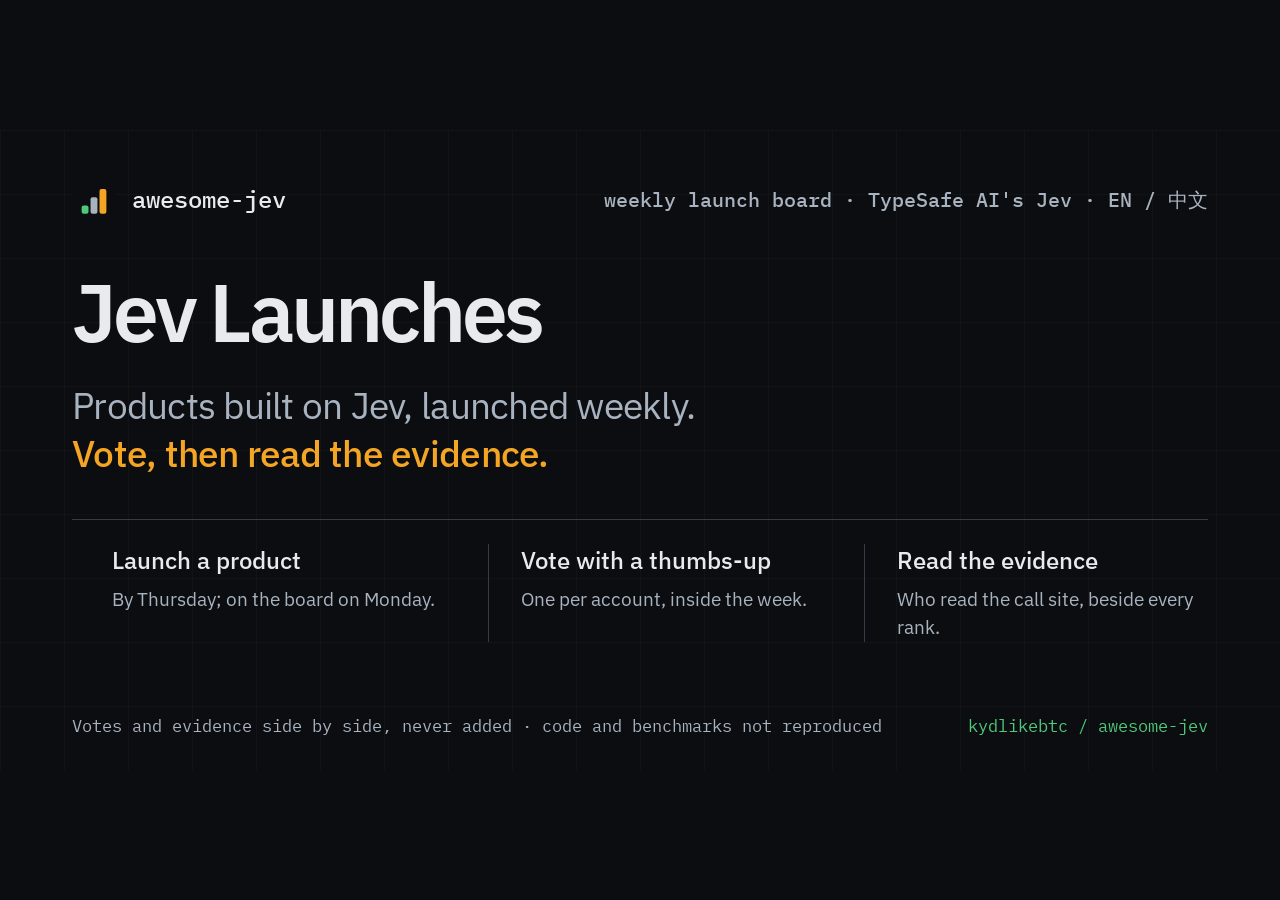
<file: site/card.html>
<!doctype html>
<html lang="en">
  <head>
    <meta charset="utf-8" />
    <meta name="viewport" content="width=1280, initial-scale=1" />
    <meta name="color-scheme" content="dark" />
    <meta name="theme-color" content="#0b0d10" />
    <title>Jev Launches — awesome-jev share card</title>
    <link rel="icon" href="favicon.svg" type="image/svg+xml" />
    <link rel="stylesheet" href="fonts/fonts.css" />
    <!--
      card.html: a durable, count-free preview for manual upload to GitHub.
      card.html?mode=live: the site's og:image, using assembled stats.json.
      Neither mode implies that listed code was run or its results reproduced.
      scripts/render_images.py renders both at 1280 × 640 on each Pages deploy.
    -->
    <style>
      :root {
        --ink: #0b0d10;
        --rule: #333c48;
        --fg: #e8eaed;
        --fg-2: #a9b3c0;
        --amber: #f5a524;
        --signal: #4ec97a;
        /* The brand note says 中文; Chinese comes from a system font, as
           on index.html, which says why. */
        --mono: "IBM Plex Mono", ui-monospace, "PingFang SC", "Hiragino Sans GB",
          "Microsoft YaHei", "Noto Sans CJK SC", "Noto Sans SC", monospace;
        --sans: "IBM Plex Sans", system-ui, "PingFang SC", "Hiragino Sans GB",
          "Microsoft YaHei", "Noto Sans CJK SC", "Noto Sans SC", sans-serif;
      }
      * { box-sizing: border-box; margin: 0; }
      body {
        background: var(--ink);
        display: grid;
        place-items: center;
        min-height: 100vh;
      }
      .card {
        position: relative;
        width: 1280px;
        height: 640px;
        overflow: hidden;
        padding: 48px 72px 36px;
        color: var(--fg);
        font-family: var(--sans);
        background-color: var(--ink);
        background-image:
          linear-gradient(to right, rgba(255, 255, 255, 0.025) 1px, transparent 1px),
          linear-gradient(to bottom, rgba(255, 255, 255, 0.025) 1px, transparent 1px);
        background-size: 64px 64px;
      }
      .brand {
        display: flex;
        align-items: center;
        justify-content: space-between;
        gap: 32px;
        font: 500 24px/1.3 var(--mono);
      }
      .wordmark { display: flex; align-items: center; gap: 16px; }
      .wordmark img { width: 44px; height: 44px; }
      .brand-note { color: var(--fg-2); font-size: 20px; }
      h1 {
        margin-top: 45px;
        font: 600 82px/1.1 var(--sans);
        letter-spacing: -0.045em;
      }
      .intro {
        margin-top: 24px;
        font-size: 37px;
        line-height: 1.3;
        letter-spacing: -0.02em;
        color: var(--fg-2);
      }
      .intro strong { font-weight: 500; color: var(--amber); }
      .evidence {
        display: grid;
        grid-template-columns: repeat(3, 1fr);
        gap: 32px;
        margin-top: 42px;
        padding-top: 24px;
        border-top: 1px solid var(--rule);
      }
      .evidence li { list-style: none; }
      .evidence li + li { border-left: 1px solid var(--rule); padding-left: 32px; }
      .label { font: 500 24px/1.4 var(--sans); }
      .detail { display: block; color: var(--fg-2); font-size: 19px; line-height: 1.5; margin-top: 7px; }
      .count { display: none; font: 500 44px/1.1 var(--mono); letter-spacing: -0.04em; color: var(--amber); margin-bottom: 9px; }
      html[data-mode="live"] .count { display: block; }
      html[data-mode="live"] .detail { display: none; }
      .foot {
        position: absolute;
        left: 72px;
        right: 72px;
        bottom: 31px;
        display: flex;
        justify-content: space-between;
        gap: 30px;
        font: 400 17px/1.4 var(--mono);
        color: var(--fg-2);
      }
      .signal { color: var(--signal); }
    </style>
  </head>
  <body>
    <main class="card" aria-label="awesome-jev: Jev Launches">
      <div class="brand">
        <div class="wordmark"><img src="favicon.svg" alt="" />awesome-jev</div>
        <span class="brand-note">weekly launch board · TypeSafe AI's Jev · EN / 中文</span>
      </div>
      <h1>Jev Launches</h1>
      <p class="intro">Products built on Jev, launched weekly.<br /><strong>Vote, then read the evidence.</strong></p>
      <ul class="evidence" aria-label="The board in three steps">
        <li>
          <span class="count" data-stat="products"></span>
          <span class="label" data-label="indexed">Launch a product</span>
          <span class="detail">By Thursday; on the board on Monday.</span>
        </li>
        <li>
          <span class="count" data-stat="makers"></span>
          <span class="label" data-label="links">Vote with a thumbs-up</span>
          <span class="detail">One per account, inside the week.</span>
        </li>
        <li>
          <span class="count" data-stat="call_site_rows"></span>
          <span class="label" data-label="citations">Read the evidence</span>
          <span class="detail">Who read the call site, beside every rank.</span>
        </li>
      </ul>
      <div class="foot">
        <span>Votes and evidence side by side, never added · code and benchmarks not reproduced</span>
        <span class="signal" data-stamp>kydlikebtc / awesome-jev</span>
      </div>
    </main>
    <script>
      const live = new URLSearchParams(location.search).get("mode") === "live";
      document.documentElement.dataset.mode = live ? "live" : "durable";

      async function prepareCard() {
        if (live) {
          const response = await fetch("stats.json");
          if (!response.ok) throw new Error(`stats.json: HTTP ${response.status}`);
          const stats = await response.json();
          for (const el of document.querySelectorAll("[data-stat]")) {
            const value = stats[el.dataset.stat];
            if (!Number.isInteger(value) || value < 0) {
              throw new Error(`stats.json: invalid ${el.dataset.stat}`);
            }
            el.textContent = value.toLocaleString("en-US");
          }
          document.querySelector('[data-label="indexed"]').textContent = "products built on Jev";
          document.querySelector('[data-label="links"]').textContent = "makers with a page";
          document.querySelector('[data-label="citations"]').textContent = "call-site cited";
          document.querySelector("[data-stamp]").textContent = `Latest check: ${stats.last_sweep}`;
        }
        await document.fonts.ready;
        await document.querySelector(".wordmark img").decode();
        // The deploy renderer requires this marker before publishing an image.
        document.documentElement.dataset.ready = "1";
      }
      prepareCard().catch((err) => {
        document.title = "card failed: " + err.message;
        document.documentElement.dataset.error = err.message;
      });
    </script>
  </body>
</html>
</file>
<file: site/fonts/fonts.css>
/* IBM Plex Sans and IBM Plex Mono, served from this site (since 2026-10-24).

   Until then all three pages loaded these from fonts.googleapis.com, a
   render-blocking stylesheet on a host most readers in mainland China cannot
   reach, so the page could sit blank until the request timed out. These are
   the files Google Fonts served for the same request, unchanged (IBM Plex
   Sans as one variable file per script, Plex Mono one file per weight), with
   the same unicode-range split, so a page downloads only the scripts it
   shows. IBM Plex is (c) IBM Corp., under the SIL Open Font License 1.1:
   LICENSE.txt beside this file.

   There is deliberately no Chinese web font. Noto Sans SC was the other
   Google request; the page now names the system CJK fonts in its stacks
   instead (PingFang SC, Hiragino Sans GB, Microsoft YaHei, Noto Sans CJK SC),
   and the Pages deploy installs Noto Sans CJK before it renders the
   screenshots (pages.yml). scripts/lint_docs.py holds every page to both. */

/* cyrillic-ext */
@font-face {
  font-family: "IBM Plex Mono";
  font-style: normal;
  font-weight: 400;
  font-display: swap;
  src: url("ibm-plex-mono-400-cyrillic-ext.woff2") format("woff2");
  unicode-range: U+0460-052F, U+1C80-1C8A, U+20B4, U+2DE0-2DFF, U+A640-A69F, U+FE2E-FE2F;
}

/* cyrillic */
@font-face {
  font-family: "IBM Plex Mono";
  font-style: normal;
  font-weight: 400;
  font-display: swap;
  src: url("ibm-plex-mono-400-cyrillic.woff2") format("woff2");
  unicode-range: U+0301, U+0400-045F, U+0490-0491, U+04B0-04B1, U+2116;
}

/* vietnamese */
@font-face {
  font-family: "IBM Plex Mono";
  font-style: normal;
  font-weight: 400;
  font-display: swap;
  src: url("ibm-plex-mono-400-vietnamese.woff2") format("woff2");
  unicode-range: U+0102-0103, U+0110-0111, U+0128-0129, U+0168-0169, U+01A0-01A1, U+01AF-01B0, U+0300-0301, U+0303-0304, U+0308-0309, U+0323, U+0329, U+1EA0-1EF9, U+20AB;
}

/* latin-ext */
@font-face {
  font-family: "IBM Plex Mono";
  font-style: normal;
  font-weight: 400;
  font-display: swap;
  src: url("ibm-plex-mono-400-latin-ext.woff2") format("woff2");
  unicode-range: U+0100-02BA, U+02BD-02C5, U+02C7-02CC, U+02CE-02D7, U+02DD-02FF, U+0304, U+0308, U+0329, U+1D00-1DBF, U+1E00-1E9F, U+1EF2-1EFF, U+2020, U+20A0-20AB, U+20AD-20C4, U+2113, U+2C60-2C7F, U+A720-A7FF;
}

/* latin */
@font-face {
  font-family: "IBM Plex Mono";
  font-style: normal;
  font-weight: 400;
  font-display: swap;
  src: url("ibm-plex-mono-400-latin.woff2") format("woff2");
  unicode-range: U+0000-00FF, U+0131, U+0152-0153, U+02BB-02BC, U+02C6, U+02DA, U+02DC, U+0304, U+0308, U+0329, U+2000-206F, U+20AC, U+2122, U+2191, U+2193, U+2212, U+2215, U+FEFF, U+FFFD;
}

/* cyrillic-ext */
@font-face {
  font-family: "IBM Plex Mono";
  font-style: normal;
  font-weight: 500;
  font-display: swap;
  src: url("ibm-plex-mono-500-cyrillic-ext.woff2") format("woff2");
  unicode-range: U+0460-052F, U+1C80-1C8A, U+20B4, U+2DE0-2DFF, U+A640-A69F, U+FE2E-FE2F;
}

/* cyrillic */
@font-face {
  font-family: "IBM Plex Mono";
  font-style: normal;
  font-weight: 500;
  font-display: swap;
  src: url("ibm-plex-mono-500-cyrillic.woff2") format("woff2");
  unicode-range: U+0301, U+0400-045F, U+0490-0491, U+04B0-04B1, U+2116;
}

/* vietnamese */
@font-face {
  font-family: "IBM Plex Mono";
  font-style: normal;
  font-weight: 500;
  font-display: swap;
  src: url("ibm-plex-mono-500-vietnamese.woff2") format("woff2");
  unicode-range: U+0102-0103, U+0110-0111, U+0128-0129, U+0168-0169, U+01A0-01A1, U+01AF-01B0, U+0300-0301, U+0303-0304, U+0308-0309, U+0323, U+0329, U+1EA0-1EF9, U+20AB;
}

/* latin-ext */
@font-face {
  font-family: "IBM Plex Mono";
  font-style: normal;
  font-weight: 500;
  font-display: swap;
  src: url("ibm-plex-mono-500-latin-ext.woff2") format("woff2");
  unicode-range: U+0100-02BA, U+02BD-02C5, U+02C7-02CC, U+02CE-02D7, U+02DD-02FF, U+0304, U+0308, U+0329, U+1D00-1DBF, U+1E00-1E9F, U+1EF2-1EFF, U+2020, U+20A0-20AB, U+20AD-20C4, U+2113, U+2C60-2C7F, U+A720-A7FF;
}

/* latin */
@font-face {
  font-family: "IBM Plex Mono";
  font-style: normal;
  font-weight: 500;
  font-display: swap;
  src: url("ibm-plex-mono-500-latin.woff2") format("woff2");
  unicode-range: U+0000-00FF, U+0131, U+0152-0153, U+02BB-02BC, U+02C6, U+02DA, U+02DC, U+0304, U+0308, U+0329, U+2000-206F, U+20AC, U+2122, U+2191, U+2193, U+2212, U+2215, U+FEFF, U+FFFD;
}

/* cyrillic-ext */
@font-face {
  font-family: "IBM Plex Mono";
  font-style: normal;
  font-weight: 600;
  font-display: swap;
  src: url("ibm-plex-mono-600-cyrillic-ext.woff2") format("woff2");
  unicode-range: U+0460-052F, U+1C80-1C8A, U+20B4, U+2DE0-2DFF, U+A640-A69F, U+FE2E-FE2F;
}

/* cyrillic */
@font-face {
  font-family: "IBM Plex Mono";
  font-style: normal;
  font-weight: 600;
  font-display: swap;
  src: url("ibm-plex-mono-600-cyrillic.woff2") format("woff2");
  unicode-range: U+0301, U+0400-045F, U+0490-0491, U+04B0-04B1, U+2116;
}

/* vietnamese */
@font-face {
  font-family: "IBM Plex Mono";
  font-style: normal;
  font-weight: 600;
  font-display: swap;
  src: url("ibm-plex-mono-600-vietnamese.woff2") format("woff2");
  unicode-range: U+0102-0103, U+0110-0111, U+0128-0129, U+0168-0169, U+01A0-01A1, U+01AF-01B0, U+0300-0301, U+0303-0304, U+0308-0309, U+0323, U+0329, U+1EA0-1EF9, U+20AB;
}

/* latin-ext */
@font-face {
  font-family: "IBM Plex Mono";
  font-style: normal;
  font-weight: 600;
  font-display: swap;
  src: url("ibm-plex-mono-600-latin-ext.woff2") format("woff2");
  unicode-range: U+0100-02BA, U+02BD-02C5, U+02C7-02CC, U+02CE-02D7, U+02DD-02FF, U+0304, U+0308, U+0329, U+1D00-1DBF, U+1E00-1E9F, U+1EF2-1EFF, U+2020, U+20A0-20AB, U+20AD-20C4, U+2113, U+2C60-2C7F, U+A720-A7FF;
}

/* latin */
@font-face {
  font-family: "IBM Plex Mono";
  font-style: normal;
  font-weight: 600;
  font-display: swap;
  src: url("ibm-plex-mono-600-latin.woff2") format("woff2");
  unicode-range: U+0000-00FF, U+0131, U+0152-0153, U+02BB-02BC, U+02C6, U+02DA, U+02DC, U+0304, U+0308, U+0329, U+2000-206F, U+20AC, U+2122, U+2191, U+2193, U+2212, U+2215, U+FEFF, U+FFFD;
}

/* cyrillic-ext */
@font-face {
  font-family: "IBM Plex Sans";
  font-style: normal;
  font-weight: 400 600;
  font-display: swap;
  src: url("ibm-plex-sans-cyrillic-ext.woff2") format("woff2");
  unicode-range: U+0460-052F, U+1C80-1C8A, U+20B4, U+2DE0-2DFF, U+A640-A69F, U+FE2E-FE2F;
}

/* cyrillic */
@font-face {
  font-family: "IBM Plex Sans";
  font-style: normal;
  font-weight: 400 600;
  font-display: swap;
  src: url("ibm-plex-sans-cyrillic.woff2") format("woff2");
  unicode-range: U+0301, U+0400-045F, U+0490-0491, U+04B0-04B1, U+2116;
}

/* greek */
@font-face {
  font-family: "IBM Plex Sans";
  font-style: normal;
  font-weight: 400 600;
  font-display: swap;
  src: url("ibm-plex-sans-greek.woff2") format("woff2");
  unicode-range: U+0370-0377, U+037A-037F, U+0384-038A, U+038C, U+038E-03A1, U+03A3-03FF;
}

/* vietnamese */
@font-face {
  font-family: "IBM Plex Sans";
  font-style: normal;
  font-weight: 400 600;
  font-display: swap;
  src: url("ibm-plex-sans-vietnamese.woff2") format("woff2");
  unicode-range: U+0102-0103, U+0110-0111, U+0128-0129, U+0168-0169, U+01A0-01A1, U+01AF-01B0, U+0300-0301, U+0303-0304, U+0308-0309, U+0323, U+0329, U+1EA0-1EF9, U+20AB;
}

/* latin-ext */
@font-face {
  font-family: "IBM Plex Sans";
  font-style: normal;
  font-weight: 400 600;
  font-display: swap;
  src: url("ibm-plex-sans-latin-ext.woff2") format("woff2");
  unicode-range: U+0100-02BA, U+02BD-02C5, U+02C7-02CC, U+02CE-02D7, U+02DD-02FF, U+0304, U+0308, U+0329, U+1D00-1DBF, U+1E00-1E9F, U+1EF2-1EFF, U+2020, U+20A0-20AB, U+20AD-20C4, U+2113, U+2C60-2C7F, U+A720-A7FF;
}

/* latin */
@font-face {
  font-family: "IBM Plex Sans";
  font-style: normal;
  font-weight: 400 600;
  font-display: swap;
  src: url("ibm-plex-sans-latin.woff2") format("woff2");
  unicode-range: U+0000-00FF, U+0131, U+0152-0153, U+02BB-02BC, U+02C6, U+02DA, U+02DC, U+0304, U+0308, U+0329, U+2000-206F, U+20AC, U+2122, U+2191, U+2193, U+2212, U+2215, U+FEFF, U+FFFD;
}
</file>
